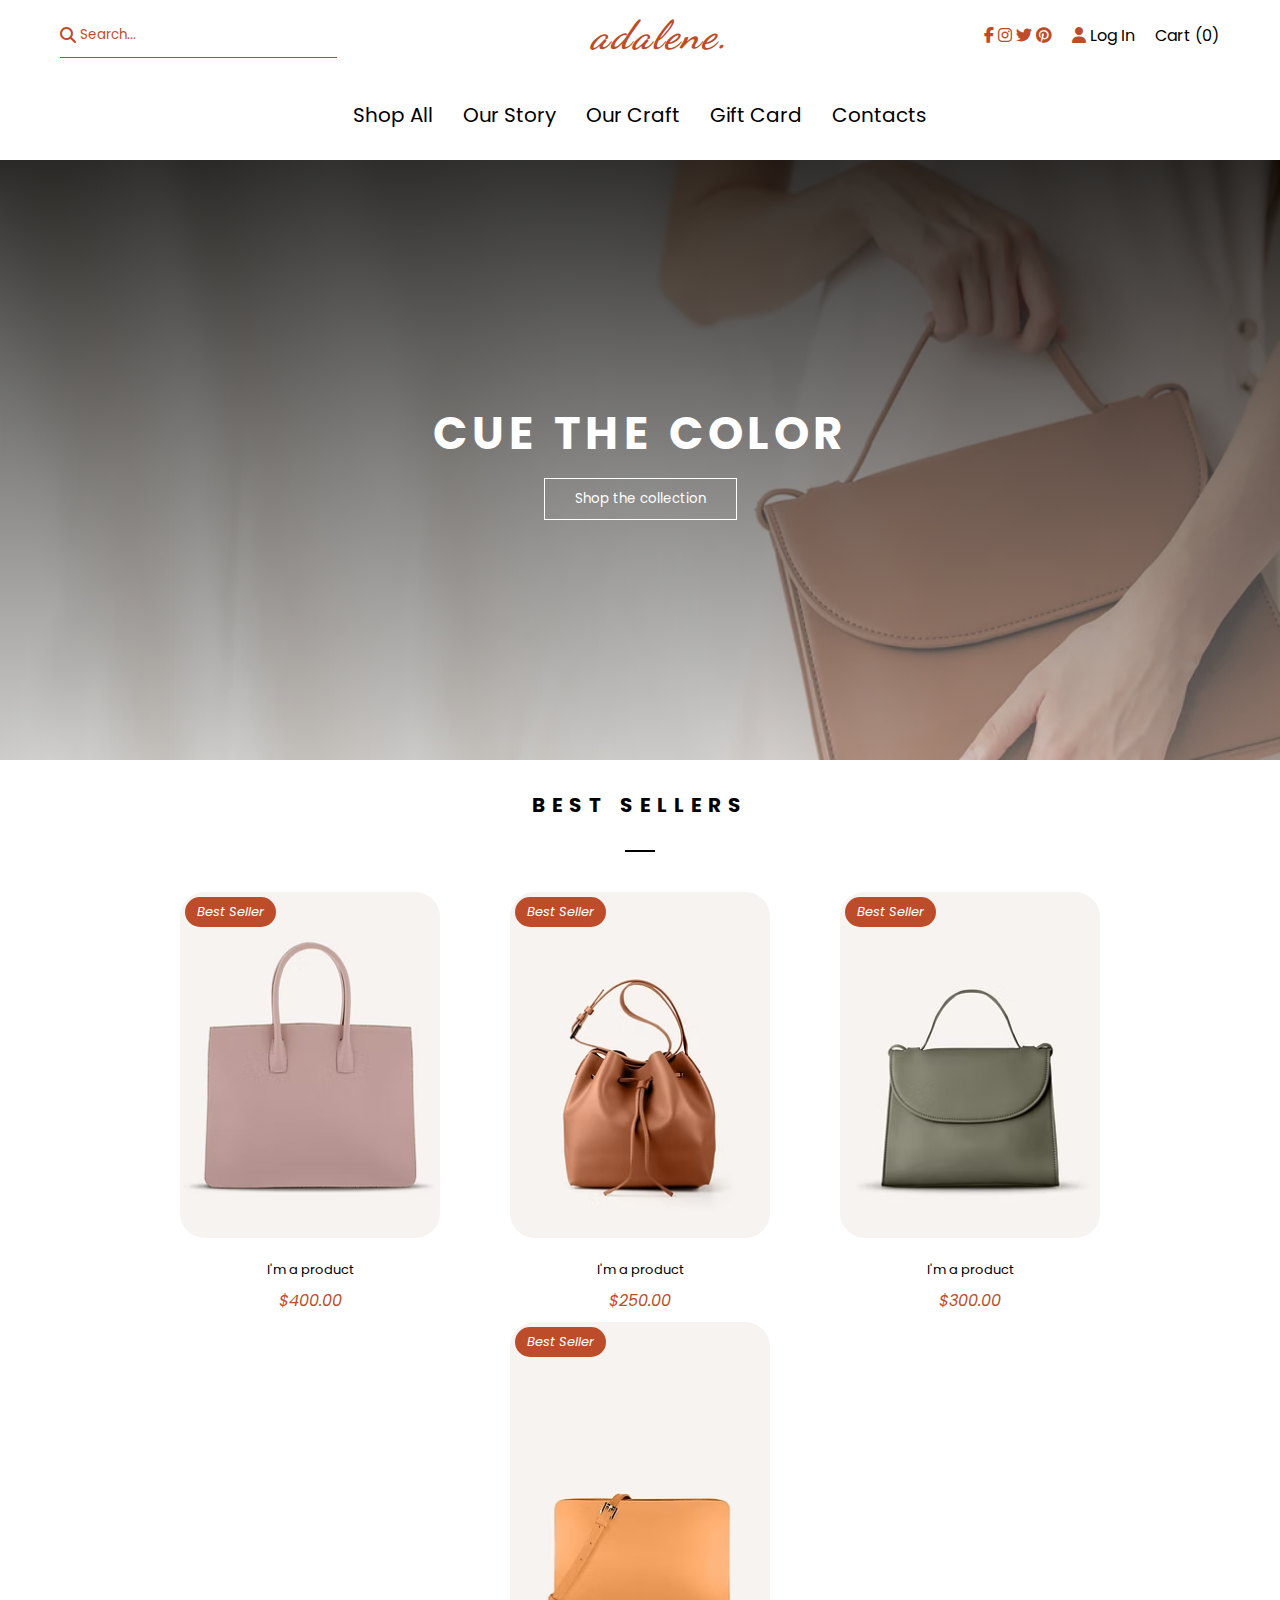
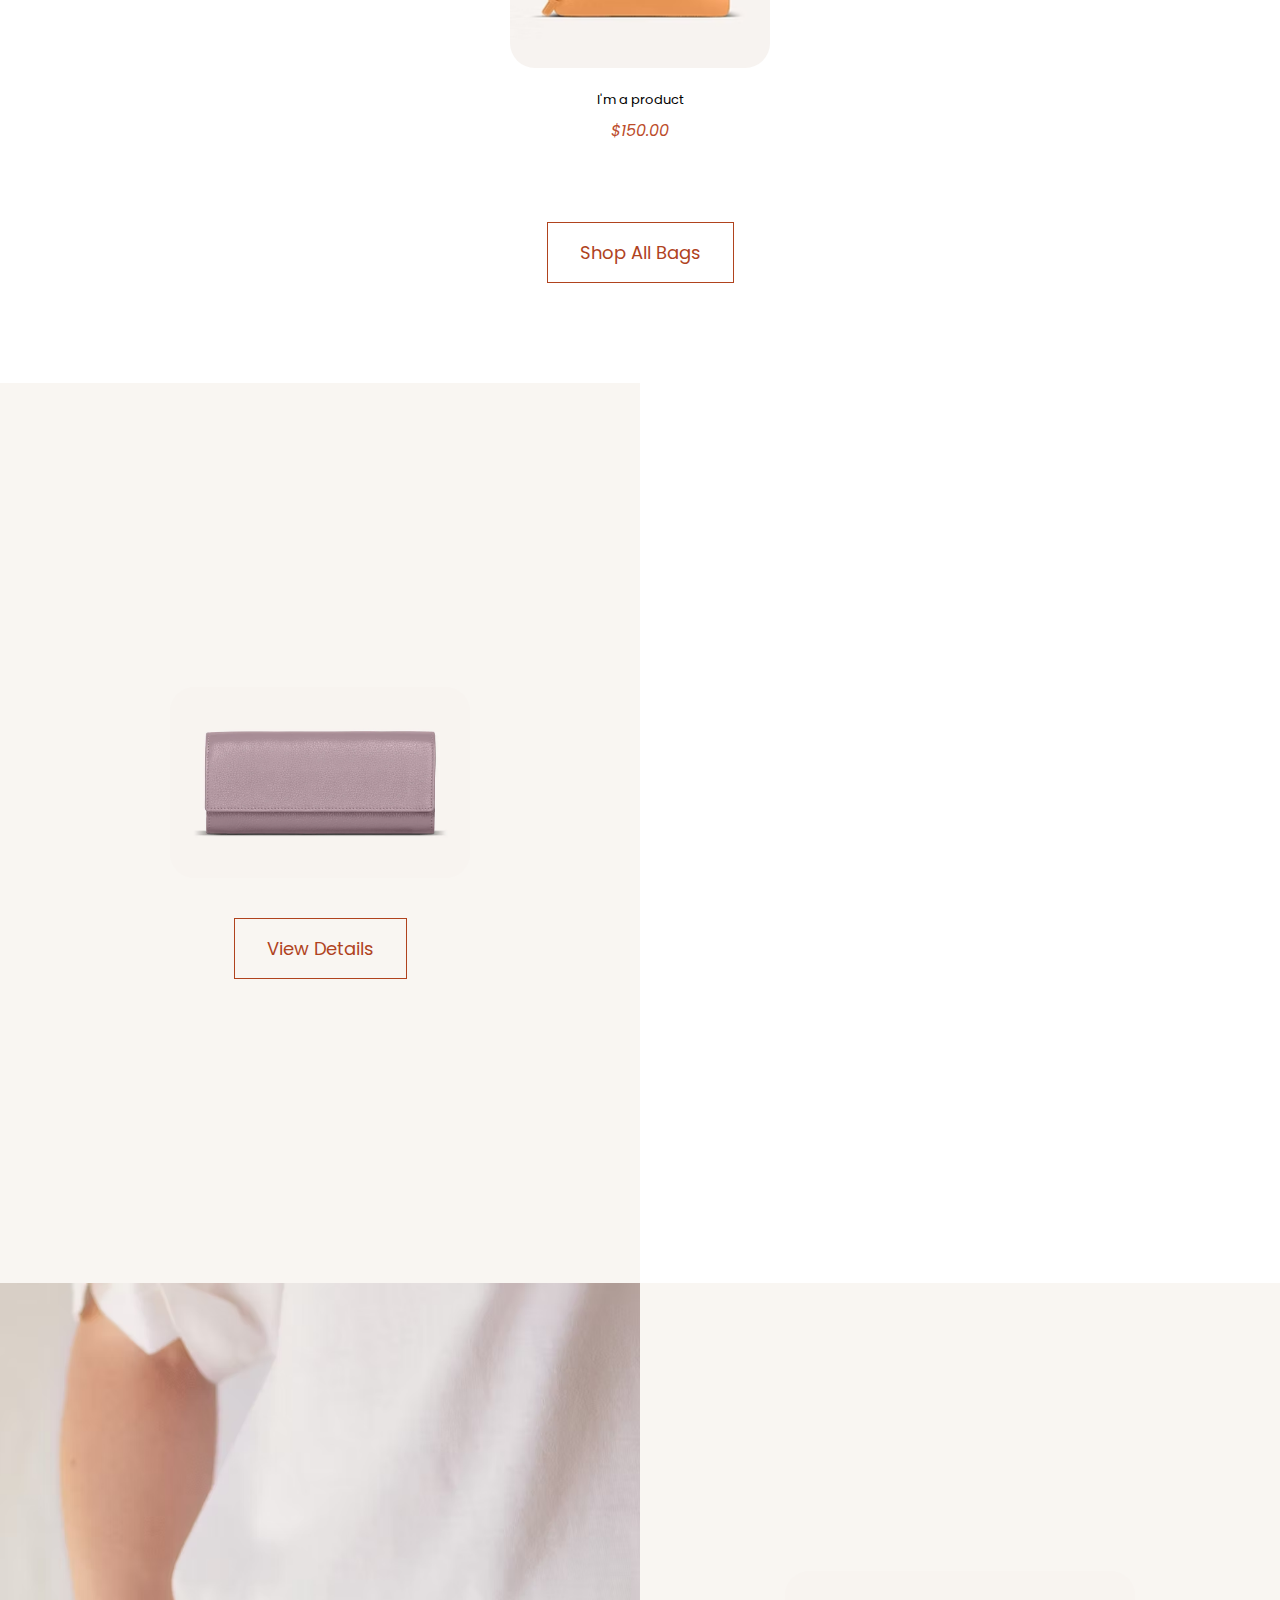
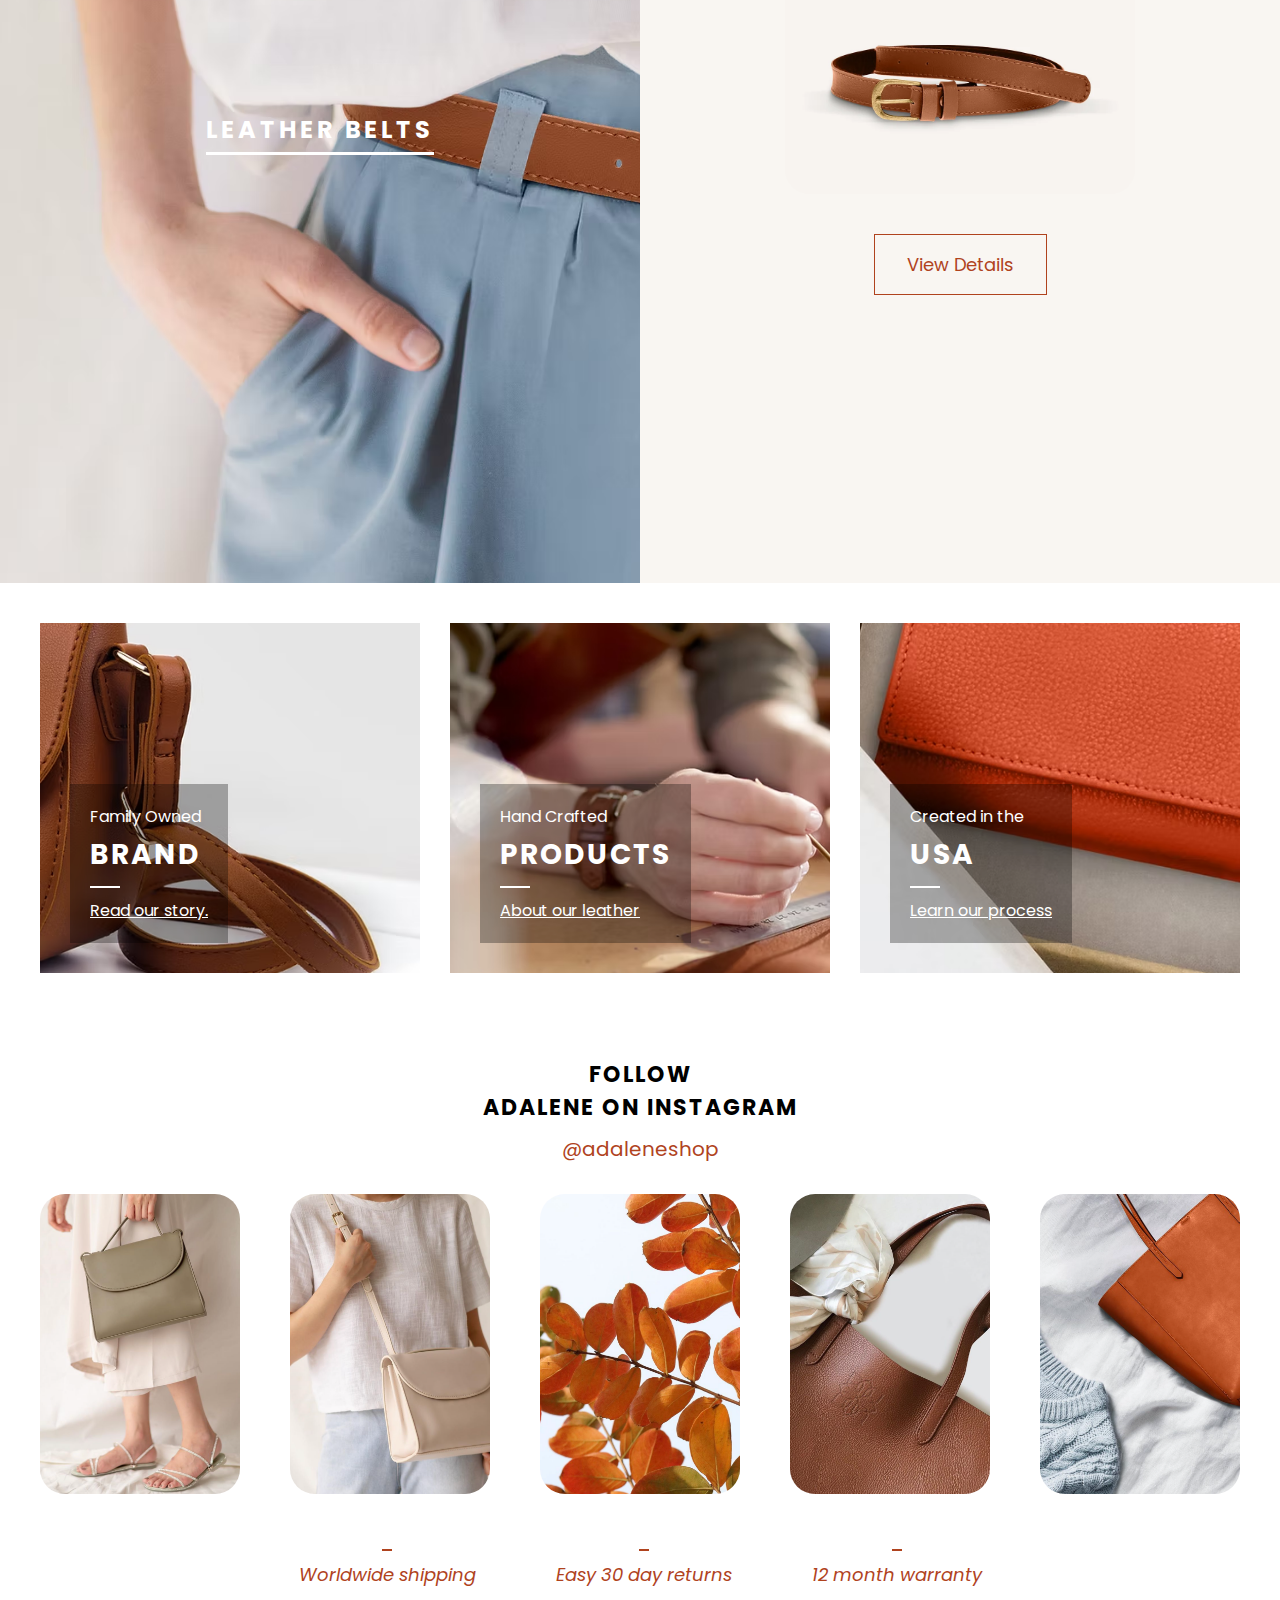
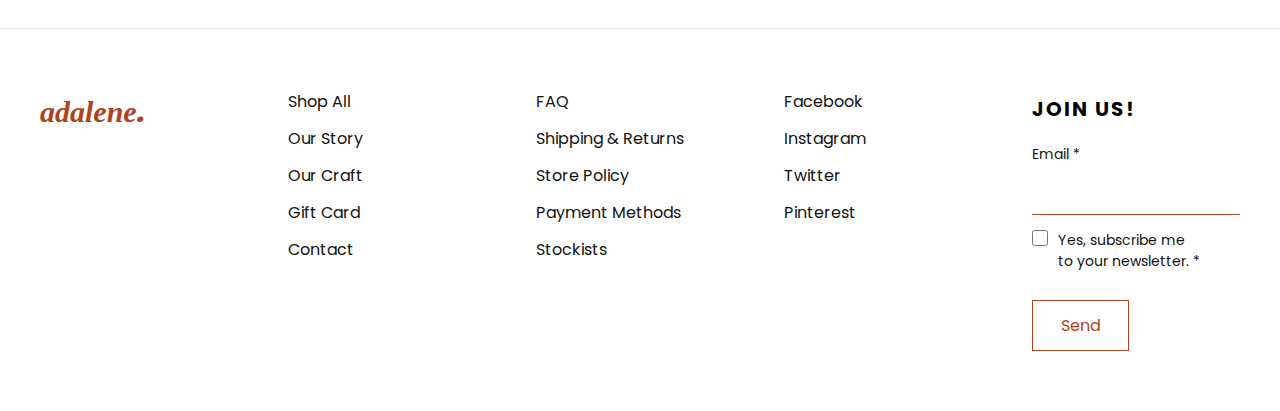
<file: index.html>
<!DOCTYPE html>
<html lang="en">
  <head>
    <meta charset="UTF-8" />
    <meta name="viewport" content="width=device-width, initial-scale=1.0" />
    <title>Document</title>
    <link rel="stylesheet" href="style.css" />
    <link
      rel="stylesheet"
      href="https://cdnjs.cloudflare.com/ajax/libs/font-awesome/6.7.2/css/all.min.css"
      integrity="sha512-Evv84Mr4kqVGRNSgIGL/F/aIDqQb7xQ2vcrdIwxfjThSH8CSR7PBEakCr51Ck+w+/U6swU2Im1vVX0SVk9ABhg=="
      crossorigin="anonymous"
      referrerpolicy="no-referrer"
    />
  </head>
  <body>
    <header>
      <div class="topArea">
        <div class="searchBar">
          <i class="fa-solid fa-magnifying-glass"></i>
          <input type="search" placeholder="Search..." />
        </div>

        <h1>adalene.</h1>
        <div class="rightSide">
          <div class="icons">
            <i class="fa-brands fa-facebook-f"></i>
            <i class="fa-brands fa-instagram"></i>
            <i class="fa-brands fa-twitter"></i>
            <i class="fa-brands fa-pinterest"></i>
          </div>
          <p><i class="fa-solid fa-user"></i> Log In</p>
          <p>Cart (0)</p>
        </div>
      </div>
      <ul>
        <li><a href="./shopall.html">Shop All</a></li>
        <li><a href="">Our Story</a></li>
        <li><a href="">Our Craft</a></li>
        <li><a href="./giftcard.html">Gift Card</a></li>
        <li><a href="">Contacts</a></li>
      </ul>
    </header>
    
      <section class="banner">
        <div class="texts">
          <h1>CUE THE COLOR</h1>
          <button>Shop the collection</button>
        </div>
      </section>
    
      <!-- მეორე სათაური -->
      <div class="title-container">
        <div class="title">BEST SELLERS</div>
        <div class="underline"></div>
      </div>

      <!-- ქარდები  თავის ბათონით-->
       
        <section class="Card-list">
        <div class="card">
          <div class="badge">Best Seller</div>
          <div class="zedamxare">
            <img src="./Bag-$400.avif" alt="">
          </div>
          <div class="qvedamxare">
            <div class="Product-name">I'm a product</div>
            <div class="Product-Price">$400.00</div>
          </div>          
        </div>

        <div class="card">
          <div class="badge">Best Seller</div>
          <div class="zedamxare">
            <img src="./Bag-$250.avif" alt="">
          </div>
          <div class="qvedamxare">
            <div class="Product-name">I'm a product</div>
            <div class="Product-Price">$250.00</div>
          </div>          
        </div>

        <div class="card">
          <div class="badge">Best Seller</div>
          <div class="zedamxare">
            <img src="./Bag-$300.avif" alt="">
          </div>
          <div class="qvedamxare">
            <div class="Product-name">I'm a product</div>
            <div class="Product-Price">$300.00</div>
          </div>          
        </div>

        <div class="card">
          <div class="badge">Best Seller</div>
          <div class="zedamxare">
            <img src="./Bag-$150.avif" alt="">
          </div>
          <div class="qvedamxare">
            <div class="Product-name">I'm a product</div>
            <div class="Product-Price">$150.00</div>
          </div>          
        </div> 
       </section>
       <!-- shop all bag button -->
        <div class="shopallbagcontainer">
          <button class="shopallbag">Shop All Bags</button>
        </div>

        <!-- საფულე -->
         <div class="safulecontainer">
          <!-- leftside -->
           <div class="leftsafule">
            <img src="./safule.webp" alt="">
            <button class="viewdetails">View Details</button>
           </div>
           <!-- rightside -->
          <div class="rightsafule">
            <div class="overlaytext">MINI LEATHER GOODS</div>
          </div>
         </div>

         <!-- ქამარი -->

         <div class="qamaricontainer">
          <!-- leftside -->
           <div class="leftqamari">
            <div class="LEATHERBELTS">LEATHER BELTS</div>
           </div>
           <!-- rightside -->
           <div class="rightqamari">
            <img src="./belt marjvena.webp" alt="">
            <div class="viewdetailsqamari">View Details</div>
           </div>
         </div>

         <!-- სამიანი -->
          <div class="feature-section">
            <div class="feature-box" style="background-image: url(./Family\ Owned.avif)"> 
              <div class="text">
                <p class="subtitle">Family Owned</p>
                <h2>BRAND</h2>
                <div class="line"></div>
                <a href="">Read our story.</a>
              </div>
            </div>

            <div class="feature-box" style="background-image: url(./Hand\ Crafted.avif)"> 
              <div class="text">
                <p class="subtitle">Hand Crafted</p>
                <h2>PRODUCTS</h2>
                <div class="line"></div>
                <a href="">About our leather</a>
              </div>
            </div>

            <div class="feature-box" style="background-image: url(./Created\ in\ the.avif)"> 
              <div class="text">
                <p class="subtitle">Created in the</p>
                <h2>USA</h2>
                <div class="line"></div>
                <a href="">Learn our process</a>
              </div>
            </div>
          </div>

          <!-- 5 iani -->

  <section class="instagram-section">
    
    <div class="instagramheader">
      <h2>FOLLOW <br>ADALENE ON INSTAGRAM</h2>
      <p class="handle">@adaleneshop</p>
    </div>

    <!-- Image Row -->
    <div class="image-row">
      <img src="./1.png" alt="1">
      <img src="./2.png" alt="2">
      <img src="./3.png" alt="3">
      <img src="./4.png" alt="4">
      <img src="./5.png" alt="5">
    </div>

    <!-- Bottom Info -->
    <div class="info-row">
      <div class="info-box">
        <div class="dash"></div>
        <p>Worldwide shipping</p>
      </div>
      <div class="info-box">
        <div class="dash"></div>
        <p>Easy 30 day returns</p>
      </div>
      <div class="info-box">
        <div class="dash"></div>
        <p>12 month warranty</p>
      </div>
    </div>
  </section>

  <!-- Footer -->
   <footer class="footer">
    <div class="footer-container">
      <!-- Brand -->
      <div class="footer-column logo">
        <h1>adalene<span>.</span></h1>
      </div>

      <!-- Column 1 -->
      <div class="footer-column">
        <ul>
          <li>Shop All</li>
          <li>Our Story</li>
          <li>Our Craft</li>
          <li>Gift Card</li>
          <li>Contact</li>
        </ul>
      </div>

      <!-- Column 2 -->
      <div class="footer-column">
        <ul>
          <li>FAQ</li>
          <li>Shipping & Returns</li>
          <li>Store Policy</li>
          <li>Payment Methods</li>
          <li>Stockists</li>
        </ul>
      </div>

      <!-- Column 3 -->
      <div class="footer-column">
        <ul>
          <li>Facebook</li>
          <li>Instagram</li>
          <li>Twitter</li>
          <li>Pinterest</li>
        </ul>
      </div>

      <!-- Subscribe -->
      <div class="footer-column subscribe">
        <h2>JOIN US!</h2>
        <form>
          <label for="email">Email *</label>
          <input type="email" id="email" name="email" required>
          <div class="checkbox-wrapper">
            <input type="checkbox" id="subscribe" name="subscribe">
            <label for="subscribe">Yes, subscribe me<br>to your newsletter. *</label>
          </div>
          <button type="submit">Send</button>
        </form>
      </div>
    </div>
  </footer>
                
  </body>
</html>
</file>
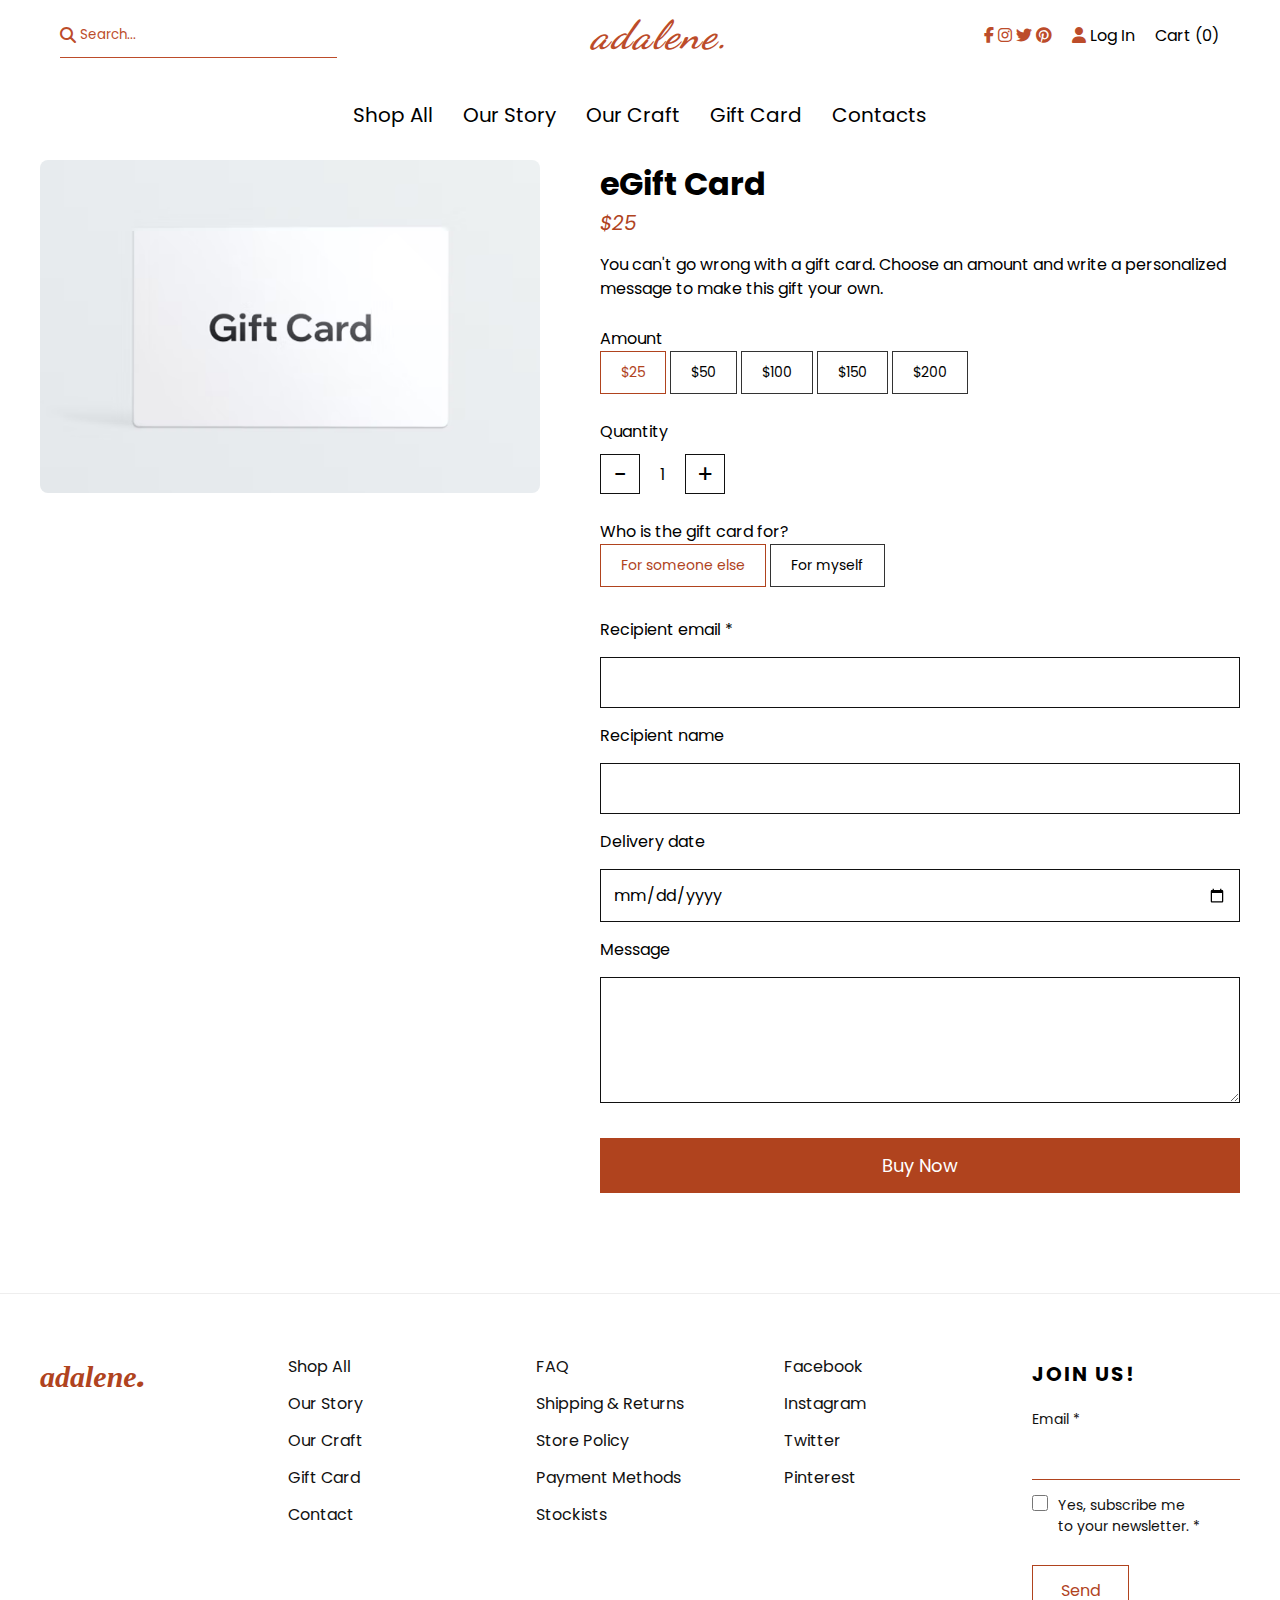
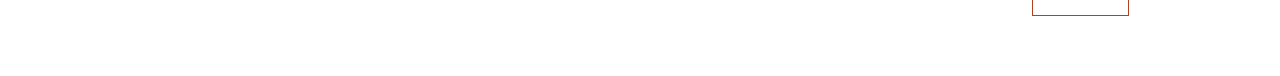
<file: giftcard.html>
<!DOCTYPE html>
<html lang="en">
<head>
    <meta charset="UTF-8">
    <meta name="viewport" content="width=device-width, initial-scale=1.0">
    <title>Document</title>
    <link rel="stylesheet" href="style.css">
    <link
      rel="stylesheet"
      href="https://cdnjs.cloudflare.com/ajax/libs/font-awesome/6.7.2/css/all.min.css"
      integrity="sha512-Evv84Mr4kqVGRNSgIGL/F/aIDqQb7xQ2vcrdIwxfjThSH8CSR7PBEakCr51Ck+w+/U6swU2Im1vVX0SVk9ABhg=="
      crossorigin="anonymous"
      referrerpolicy="no-referrer"
    />
</head>
<body>
    <header>
      <div class="topArea">
        <div class="searchBar">
          <i class="fa-solid fa-magnifying-glass"></i>
          <input type="search" placeholder="Search..." />
        </div>

        <a href="./index.html"><h1>adalene.</h1></a>
        <div class="rightSide">
          <div class="icons">
            <i class="fa-brands fa-facebook-f"></i>
            <i class="fa-brands fa-instagram"></i>
            <i class="fa-brands fa-twitter"></i>
            <i class="fa-brands fa-pinterest"></i>
          </div>
          <p><i class="fa-solid fa-user"></i> Log In</p>
          <p>Cart (0)</p>
        </div>
      </div>
      <ul>
        <li><a href="./shopall.html">Shop All</a></li>
        <li><a href="">Our Story</a></li>
        <li><a href="">Our Craft</a></li>
        <li><a href="./giftcard.html">Gift Card</a></li>
        <li><a href="">Contacts</a></li>
      </ul>
    </header>

    <div class="giftcard-container">
    <!-- Left Image -->
    <div class="giftcard-image">
      <img src="./gift card.avif" alt="Gift Card">
    </div>

    <!-- Right Details -->
    <div class="giftcard-details">
      <h1>eGift Card</h1>
      <p class="price-display">$25</p>
      <p class="description">
        You can't go wrong with a gift card. Choose an amount and write a personalized message to make this gift your own.
      </p>

      <!-- Amount Options -->
      <div class="section">
        <label>Amount</label>
        <div class="amount-options">
          <button class="active">$25</button>
          <button>$50</button>
          <button>$100</button>
          <button>$150</button>
          <button>$200</button>
        </div>
      </div>

      <!-- Quantity -->
      <div class="section">
        <label>Quantity</label>
        <div class="quantity-selector">
          <button>-</button>
          <span>1</span>
          <button>+</button>
        </div>
      </div>

      <!-- Gift For -->
      <div class="section">
        <label>Who is the gift card for?</label>
        <div class="recipient-options">
          <button class="active">For someone else</button>
          <button>For myself</button>
        </div>
      </div>

      <!-- Form -->
      <form class="gift-form">
        <label for="email">Recipient email *</label>
        <input type="email" id="email" required>

        <label for="name">Recipient name</label>
        <input type="text" id="name">

        <label for="date">Delivery date</label>
        <input type="date" id="date" value="">

        <label for="message">Message</label>
        <textarea id="message" rows="4"></textarea>

        <button type="submit" class="buy-button">Buy Now</button>
      </form>
    </div>
  </div>

    <!-- Footer -->
   <footer class="footer">
    <div class="footer-container">
      <!-- Brand -->
      <div class="footer-column logo">
        <h1>adalene<span>.</span></h1>
      </div>

      <!-- Column 1 -->
      <div class="footer-column">
        <ul>
          <li>Shop All</li>
          <li>Our Story</li>
          <li>Our Craft</li>
          <li>Gift Card</li>
          <li>Contact</li>
        </ul>
      </div>

      <!-- Column 2 -->
      <div class="footer-column">
        <ul>
          <li>FAQ</li>
          <li>Shipping & Returns</li>
          <li>Store Policy</li>
          <li>Payment Methods</li>
          <li>Stockists</li>
        </ul>
      </div>

      <!-- Column 3 -->
      <div class="footer-column">
        <ul>
          <li>Facebook</li>
          <li>Instagram</li>
          <li>Twitter</li>
          <li>Pinterest</li>
        </ul>
      </div>

      <!-- Subscribe -->
      <div class="footer-column subscribe">
        <h2>JOIN US!</h2>
        <form>
          <label for="email">Email *</label>
          <input type="email" id="email" name="email" required>
          <div class="checkbox-wrapper">
            <input type="checkbox" id="subscribe" name="subscribe">
            <label for="subscribe">Yes, subscribe me<br>to your newsletter. *</label>
          </div>
          <button type="submit">Send</button>
        </form>
      </div>
    </div>
  </footer>
    
</body>
</html>
</file>
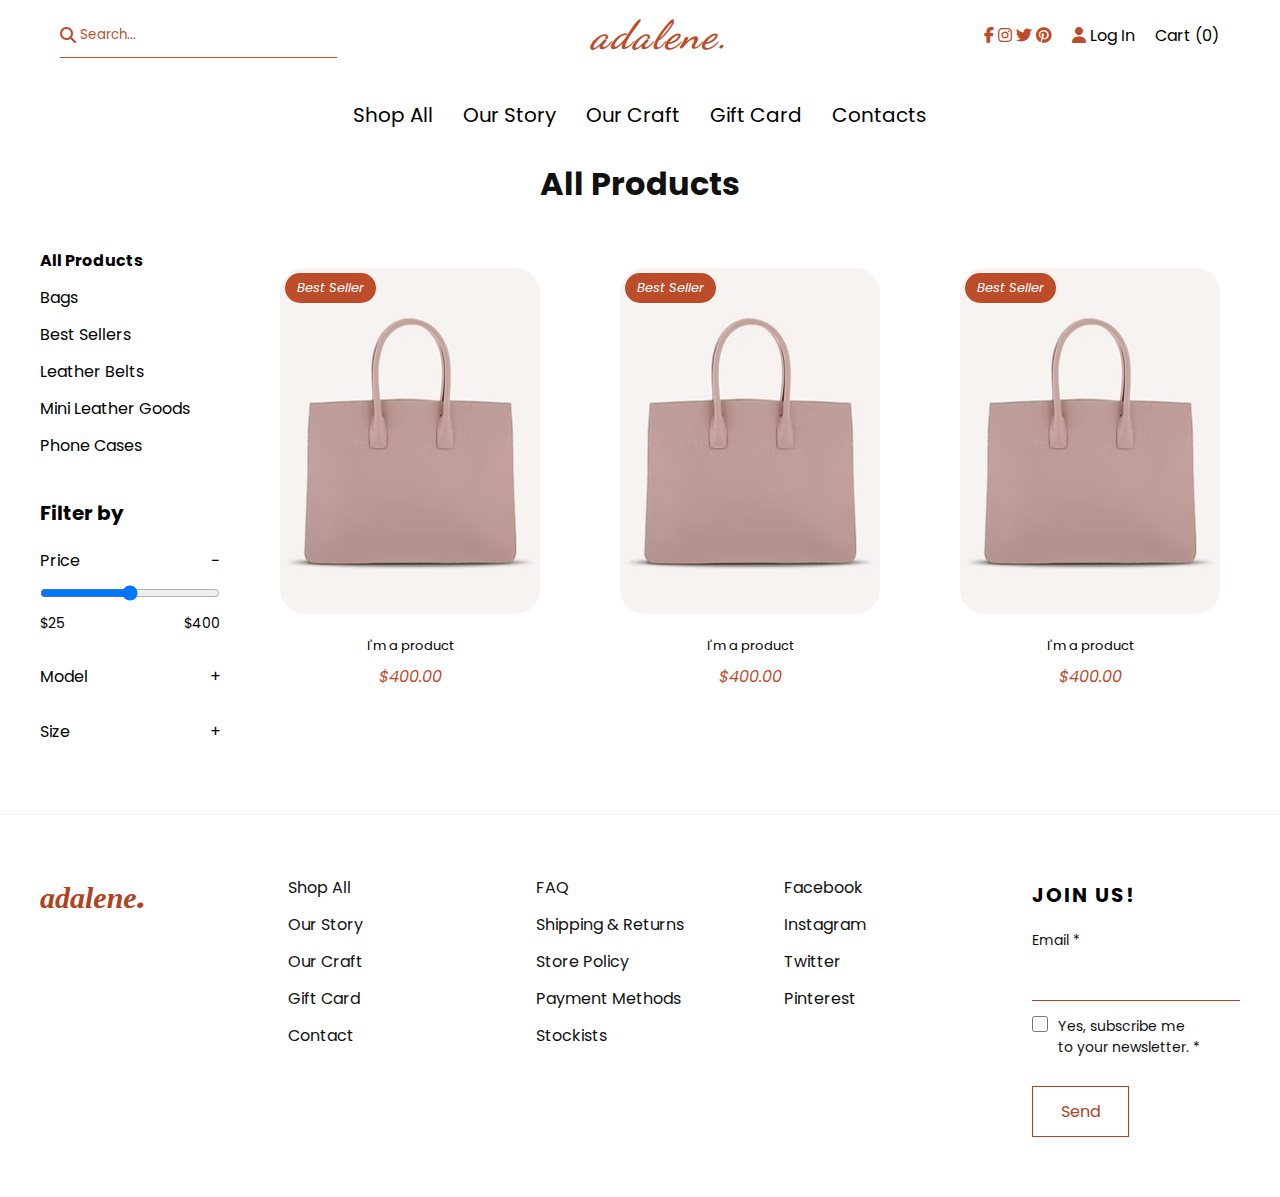
<file: shopall.html>
<!DOCTYPE html>
<html lang="en">
<head>
    <meta charset="UTF-8">
    <meta name="viewport" content="width=device-width, initial-scale=1.0">
    <title>Document</title>
    <link rel="stylesheet" href="./style.css">

    <link
      rel="stylesheet"
      href="https://cdnjs.cloudflare.com/ajax/libs/font-awesome/6.7.2/css/all.min.css"
      integrity="sha512-Evv84Mr4kqVGRNSgIGL/F/aIDqQb7xQ2vcrdIwxfjThSH8CSR7PBEakCr51Ck+w+/U6swU2Im1vVX0SVk9ABhg=="
      crossorigin="anonymous"
      referrerpolicy="no-referrer"
    />
    
</head>
<body>
    <header>
      <div class="topArea">
        <div class="searchBar">
          <i class="fa-solid fa-magnifying-glass"></i>
          <input type="search" placeholder="Search..." />
        </div>

        <a href="./index.html"><h1>adalene.</h1></a>
        <div class="rightSide">
          <div class="icons">
            <i class="fa-brands fa-facebook-f"></i>
            <i class="fa-brands fa-instagram"></i>
            <i class="fa-brands fa-twitter"></i>
            <i class="fa-brands fa-pinterest"></i>
          </div>
          <p><i class="fa-solid fa-user"></i> Log In</p>
          <p>Cart (0)</p>
        </div>
      </div>
      <ul>
        <li><a href="./shopall.html">Shop All</a></li>
        <li><a href="">Our Story</a></li>
        <li><a href="">Our Craft</a></li>
        <li><a href="./giftcard.html">Gift Card</a></li>
        <li><a href="">Contacts</a></li>
      </ul>
    </header>

    <h1 class="page-title">All Products</h1>

    <div class="shopallcontainer">
        <!-- Sidebar -->
    <aside class="sidebar">
      <ul class="nav">
        <li class="active">All Products</li>
        <li>Bags</li>
        <li>Best Sellers</li>
        <li>Leather Belts</li>
        <li>Mini Leather Goods</li>
        <li>Phone Cases</li>
      </ul>

      <div class="filters">
        <h3>Filter by</h3>
        <div class="filter-group">
          <label class="filter-label">Price <span>−</span></label>
          <input type="range" min="25" max="400">
          <div class="price-range">
            <span>$25</span>
            <span>$400</span>
          </div>
        </div>

        <div class="filter-group">
          <label class="filter-label">Model <span>+</span></label>
        </div>

        <div class="filter-group">
          <label class="filter-label">Size <span>+</span></label>
        </div>
      </div>
    </aside>

    <!-- product -->
     <!-- am divebs gavuketo erti mshobeli da flex wrapi wrapi ro blomad chaiyaros -->
        <div class="card">
          <div class="badge">Best Seller</div>
          <div class="zedamxare">
            <img src="./Bag-$400.avif" alt="">
          </div>
          <div class="qvedamxare">
            <div class="Product-name">I'm a product</div>
            <div class="Product-Price">$400.00</div>
          </div>          
        </div>

        <div class="card">
          <div class="badge">Best Seller</div>
          <div class="zedamxare">
            <img src="./Bag-$400.avif" alt="">
          </div>
          <div class="qvedamxare">
            <div class="Product-name">I'm a product</div>
            <div class="Product-Price">$400.00</div>
          </div>          
        </div>

        <div class="card">
          <div class="badge">Best Seller</div>
          <div class="zedamxare">
            <img src="./Bag-$400.avif" alt="">
          </div>
          <div class="qvedamxare">
            <div class="Product-name">I'm a product</div>
            <div class="Product-Price">$400.00</div>
          </div>          
        </div>
    </div>
    
    <!-- Footer -->
   <footer class="footer">
    <div class="footer-container">
      <!-- Brand -->
      <div class="footer-column logo">
        <h1>adalene<span>.</span></h1>
      </div>

      <!-- Column 1 -->
      <div class="footer-column">
        <ul>
          <li>Shop All</li>
          <li>Our Story</li>
          <li>Our Craft</li>
          <li>Gift Card</li>
          <li>Contact</li>
        </ul>
      </div>

      <!-- Column 2 -->
      <div class="footer-column">
        <ul>
          <li>FAQ</li>
          <li>Shipping & Returns</li>
          <li>Store Policy</li>
          <li>Payment Methods</li>
          <li>Stockists</li>
        </ul>
      </div>

      <!-- Column 3 -->
      <div class="footer-column">
        <ul>
          <li>Facebook</li>
          <li>Instagram</li>
          <li>Twitter</li>
          <li>Pinterest</li>
        </ul>
      </div>

      <!-- Subscribe -->
      <div class="footer-column subscribe">
        <h2>JOIN US!</h2>
        <form>
          <label for="email">Email *</label>
          <input type="email" id="email" name="email" required>
          <div class="checkbox-wrapper">
            <input type="checkbox" id="subscribe" name="subscribe">
            <label for="subscribe">Yes, subscribe me<br>to your newsletter. *</label>
          </div>
          <button type="submit">Send</button>
        </form>
      </div>
    </div>
  </footer>
    
</body>
</html>
</file>
<file: style.css>
@import url("https://fonts.googleapis.com/css2?family=Dancing+Script:wght@400..700&family=Poppins:ital,wght@0,100;0,200;0,300;0,400;0,500;0,600;0,700;0,800;0,900;1,100;1,200;1,300;1,400;1,500;1,600;1,700;1,800;1,900&display=swap");

* {
  margin: 0;
  padding: 0;
  box-sizing: border-box;
  font-family: "Poppins", sans-serif;
}

/* header start */

.topArea {
  display: flex;
  justify-content: space-between;
  align-items: center;
  padding: 0 60px;
  height: 70px;
}

.topArea input {
  border: none;
  border-bottom: 1px solid #bc4c2a;
  outline: none;
  height: 45px;
  padding-left: 20px;
}

.topArea input::placeholder {
  color: #bc4c2a;
}

.topArea h1 {
  color: #bc4c2a;
  font-family: "Dancing Script", cursive;
  font-style: italic;
  font-size: 40px;
  letter-spacing: 2px;
}

.searchBar {
  position: relative;
}

.searchBar i {
  position: absolute;
  bottom: 15px;
  color: #bc4c2a;
}

.rightSide {
  display: flex;
  gap: 20px;
  align-items: center;
}

.rightSide i {
  color: #bc4c2a;
}

header ul {
  display: flex;
  justify-content: center;
  list-style: none;
  gap: 30px;
  margin: 30px 0;
}

ul a {
  text-decoration: none;
  color: black;
  font-size: 20px;
}


/* header ended */


.banner {
    height: 600px;
    background-image: url("banner.webp");
    background-attachment: fixed;
    background-size: cover;
    display: flex;
    justify-content: center;
    align-items: center;
    position: relative;
}

.banner::after {
    content: "";
    width: 100%;
    height: 100%;
    position: absolute;
    background: #a8a8a85f;
    background: linear-gradient(0deg, rgba(168, 168, 168, 0.5) 0%, rgba(82, 82, 82, 0.7) 50%, rgba(0, 0, 0, 0.8) 100%);
    
}


.banner .texts {
    text-align: center;
    z-index: 1;
}

.texts h1 {
    font-size: 45px;
    letter-spacing: 5px;
    margin-bottom: 10px;
    color: white;
}

.texts button {
    background-color: transparent;
    border: 1px solid white;
    padding: 10px 30px;
    color: white;
    cursor: pointer;
}

/* მეორე სათაური */

.title-container {
  text-align: center;
}

.title {
  font-weight: bold;
  font-size: 20px;
  letter-spacing: 7px;
  margin: 30px;

}

.underline {
  width: 30px;
  height: 2px;
  margin: 10px auto 0;
  background-color: black;
}

/* ქარდები  თავის ბათონით */

.Card-list {
  display: flex;
  flex-wrap: wrap;
  gap: 30px;
  justify-content: center;
  padding: 20px;
}

.card {
  border-radius: 20px;
  padding: 20px;
  position: relative;
  width: 300px;
  height: 400px;
  flex: 0 0 auto;
}

.badge {
  position: absolute;
  top: 25px;
  left: 25px;
  background-color: #BC4C2A;
  color: white;
  padding: 5px 12px;
  border-radius: 999px;
  font-size: 13px;
  font-style: italic;
}



img {
  width: 100%;
  height: auto;
  border-radius: 25px;
  margin-bottom: 15px;
}

.qvedamxare {
  text-align: center;
}

.Product-name {
  font-size: 13px;
  margin: 0 0 8px;
}

.Product-Price {
  color: #bc4c2a;
  font-style: italic;
}

/* shop all bag button */

.shopallbag {
  padding: 16px 32px;
  border: 1px solid #b0431e; 
  background-color: transparent;
  color: #b0431e;
  font-size: 18px;
  cursor: pointer;
  transition: background-color 0.3s ease;
  
}

.shopallbag:hover {
  background-color: #b0431e;
  color: white;
}

.shopallbagcontainer{
  text-align: center;
  margin: 100px;
}

/* საფულე */
.safulecontainer{
  display: flex;
  width: 100%;
  height: 100vh;
}

/* leftside */

.leftsafule {
  flex: 1;
  background-color: #f9f6f2;
  display: flex;
  flex-direction: column;
  align-items: center;
  justify-content: center;
}

.leftsafule img {
  width: 300px;
  margin-bottom: 40px;
}

.viewdetails {
  padding: 16px 32px;
  font-size: 18px;
  color: #b0431e;
  border: 1px solid #b0431e;
  background-color: transparent;
  cursor: pointer;
  transition: background-color 0.3s ease;
}

.viewdetails:hover {
  background-color: #f8eae4;
}

/* rightside */

.rightsafule {
  flex: 1;
  background: url('./safule2.avif') no-repeat center center / cover;
  position: relative;
  display: flex;
  align-items: center;
  justify-content: center;
  background-attachment: fixed;  
}


.overlaytext {
  color: white;
  font-size: 24px;
  letter-spacing: 4px;
  font-weight: bold;
  border-bottom: 3px solid white;
  padding-bottom: 5px;
}



/* ქამარი */

.qamaricontainer {
  display: flex;
  width: 100%;
  height: 100vh;
}

.leftqamari {
  flex: 1;
  background: url('./belt\ marcxena.avif') no-repeat center center / cover;
  display: flex;
  align-items: center;
  justify-content: center;
  position: relative;
}

.LEATHERBELTS {
  color: white;
  font-size: 24px;
  font-weight: bold;
  letter-spacing: 4px;
  border-bottom: 3px solid white;
  padding-bottom: 5px;
}


.rightqamari {
  flex: 1;
  background-color: #f9f6f2;
  display: flex;
  flex-direction: column;
  align-items: center;
  justify-content: center;
}

.rightqamari img {
  width: 350px;
  margin-bottom: 40px;
}

.viewdetailsqamari {
  padding: 16px 32px;
  font-size: 18px;
  color: #b0431e;
  border: 1px solid #b0431e;
  background-color: transparent;
  cursor: pointer;
  transition: background-color 0.3s ease;
}

.viewdetailsqamari:hover {
  background-color: #f8eae4;
}

/* სამიანი */

.feature-section {
  display: flex;
  justify-content: space-around;
  gap: 30px;
  padding: 40px;
}

.feature-box {
  width: 400px;
  height: 350px;
  background-size: cover;
  background-position: center;
  position: relative;
  display: flex;
  align-items: flex-end;
  color: white;
  text-align: left;
  padding: 30px;
}

.text {
  background: rgba(0, 0, 0, 0.3); 
  padding: 20px;
}



h2 {
  font-size: 28px;
  font-weight: bold;
  letter-spacing: 2px;
  margin: 5px 0;
}

.line {
  width: 30px;
  height: 2px;
  background-color: white;
  margin: 10px 0;
}

a {
  color: white;
  text-decoration: underline;
  font-size: 16px;
  transition: opacity 0.3s ease;
}

a:hover {
  opacity: 0.8;
}


/* 5 iani */

.instagram-section {
  text-align: center;
  padding: 40px 20px;
}

.instagramheader h2 {
  font-size: 22px;
  letter-spacing: 2px;
  font-weight: bold;
  
}

.handle {
  color: #b0431e;
  font-size: 20px;
  margin-top: 10px;
}

.image-row {
  display: flex;
  justify-content: center;
  flex-wrap: wrap;
  margin: 30px auto;
  max-width: 1200px;
  justify-content: space-between;
  
}

.image-row img {
  width: 16.66%; 
  object-fit: cover;
  height: 300px;
}

.info-row {
  display: flex;
  justify-content: center;
  gap: 80px;
  margin-top: 40px;
  flex-wrap: wrap;
}

.info-box {
  text-align: center;
  color: #b0431e;
}

.info-box .dash {
  width: 10px;
  height: 2px;
  background-color: #b0431e;
  margin: 0 auto 10px;
}

.info-box p {
  font-size: 18px;
  font-style: italic;
}

/* footer */
.footer {
  background-color: #fff;
  padding: 60px 40px;
  border-top: 1px solid #eee;
}

.footer-container {
  display: flex;
  flex-wrap: wrap;
  justify-content: space-between;
  gap: 40px;
  max-width: 1300px;
  margin: 0 auto;
}

.footer-column {
  flex: 1;
  min-width: 150px;
}

.footer-column ul {
  list-style: none;
  padding: 0;
  margin: 0;
}

.footer-column ul li {
  margin-bottom: 12px;
  font-size: 16px;
  color: #111;
  cursor: pointer;
}

.logo h1 {
  font-family: serif;
  font-style: italic;
  font-size: 30px;
  color: #b0431e;
}

.logo span {
  color: #b0431e;
}

.subscribe h2 {
  font-size: 20px;
  letter-spacing: 2px;
  font-weight: bold;
  margin-bottom: 20px;
}

.subscribe label {
  display: block;
  font-size: 14px;
  margin-bottom: 8px;
  color: #111;
}

.subscribe input[type="email"] {
  width: 100%;
  border: none;
  border-bottom: 1px solid #b0431e;
  padding: 8px 4px;
  font-size: 16px;
  margin-bottom: 15px;
  background-color: transparent;
  outline: none;
}

.checkbox-wrapper {
  display: flex;
  align-items: flex-start;
  gap: 10px;
  margin-bottom: 20px;
}

.checkbox-wrapper input[type="checkbox"] {
  width: 16px;
  height: 16px;
  border: 1px solid #b0431e;
}

.checkbox-wrapper label {
  font-size: 14px;
  color: #111;
}

.subscribe button {
  padding: 12px 28px;
  border: 1px solid #b0431e;
  background-color: transparent;
  color: #b0431e;
  font-size: 16px;
  cursor: pointer;
  transition: background-color 0.3s ease;
}

.subscribe button:hover {
  background-color: #f8eae4;
}


/* shop all page */

.page-title {
  font-size: 32px;
  font-weight: bold;
  color: #111;
  text-align: center;
}

/* საიდბარი */

.shopallcontainer {
  display: flex;
  padding: 40px;
  gap: 40px;
}



.sidebar {
  width: 220px;
}

.nav {
  list-style: none;
  padding: 0;
  margin: 0 0 40px;
}

.nav li {
  margin-bottom: 12px;
  font-size: 16px;
  cursor: pointer;
}

.nav li.active {
  font-weight: bold;
}

.filters h3 {
  font-size: 20px;
  margin-bottom: 20px;
}

.filter-group {
  margin-bottom: 30px;
}

.filter-label {
  display: flex;
  justify-content: space-between;
  font-size: 16px;
  margin-bottom: 10px;
}

input[type="range"] {
  width: 100%;
}

.price-range {
  display: flex;
  justify-content: space-between;
  font-size: 14px;
  margin-top: 5px;
}


/* giftcard */

.giftcard-container {
  display: flex;
  gap: 60px;
  flex-wrap: wrap;
  max-width: 1200px;
  margin: 0 auto;
}

.giftcard-image img {
  max-width: 500px;
  width: 100%;
  border-radius: 8px;
}

.giftcard-details {
  flex: 1;
  min-width: 300px;
}

.price-display {
  font-style: italic;
  color: #b0431e;
  font-size: 20px;
  margin-bottom: 15px;
}

.description {
  margin-bottom: 25px;
  line-height: 1.5;
}

.section {
  margin-bottom: 25px;
}



.amount-options button,
.recipient-options button {
  padding: 10px 20px;
  border: 1px solid #333;
  background: #fff;
  cursor: pointer;
  font-size: 14px;
}

.amount-options .active,
.recipient-options .active {
  border: 1px solid #b0431e;
  color: #b0431e;
}

.quantity-selector {
  display: flex;
  align-items: center;
  gap: 20px;
  margin-top: 10px;
}

.quantity-selector button {
  width: 40px;
  height: 40px;
  font-size: 24px;
  border: 1px solid #111;
  background: transparent;
  cursor: pointer;
}

.gift-form {
  display: flex;
  flex-direction: column;
  gap: 15px;
  margin-top: 30px;
}

.gift-form input,
.gift-form textarea {
  padding: 12px;
  font-size: 16px;
  border: 1px solid #111;
  width: 100%;
}

.buy-button {
  background-color: #b0431e;
  color: white;
  font-size: 18px;
  padding: 14px;
  border: none;
  cursor: pointer;
  margin-top: 20px;
  transition:  0.3s;
  margin-bottom: 100px;
}

.buy-button:hover {
  background-color: #8e2e11;
}


/* responsivi tableti 768px */
@media (max-width: 768px) {
  .topArea {
    flex-direction: column;
    gap: 10px;
    padding: 10px 20px;
    height: auto;
  }

  .topArea h1 {
    font-size: 30px;
  }

  header ul {
    flex-direction: column;
    gap: 10px;
    text-align: center;
  }

  .shopallcontainer,
  .giftcard-container,
  .safulecontainer,
  .qamaricontainer,
  .feature-section {
    flex-direction: column;
    align-items: center;
    gap: 40px;
    height: auto;
    padding: 0 20px;
  }

  .giftcard-image img,
  .rightqamari img,
  .leftsafule img {
    width: 80%;
  }

  .feature-box {
    width: 100%;
    height: 300px;
  }

  .image-row img {
    width: 48%;
    height: 200px;
  }

  .info-row {
    gap: 40px;
  }

  .footer-container {
    flex-direction: column;
    align-items: center;
    gap: 30px;
  }

  .sidebar {
    width: 100%;
  }

  .giftcard-details {
    width: 100%;
    padding: 0 10px;
  }

  .amount-options,
  .recipient-options {
    flex-wrap: wrap;
    gap: 8px;
  }
}
 
/* amit pirvel gverdze gasworda chantebis sia */
@media (max-width: 768px) {
  .card {
    width: 45%;
    height: auto;
  }

  .Product-name,
  .Product-Price {
    font-size: 14px;
  }
}

/* safule */
@media (max-width: 768px) {
  .rightsafule {
    background-attachment: scroll; 
    min-height: 300px;
    padding: 40px 20px;
    width: 100%;
  }

  .overlaytext {
    font-size: 20px;
    letter-spacing: 2px;
    border-bottom-width: 2px;
  }
}

/* ქამარი */

@media (max-width: 768px) {
  .qamaricontainer {
    flex-direction: column;
    height: auto;
  }

  .leftqamari {
    height: 300px;
    background-attachment: scroll;
    background-position: center;
    background-size: cover;
    padding: 40px 20px;
    width: 100%;
    margin-top: 15px;
  }

  .LEATHERBELTS {
    font-size: 20px;
    letter-spacing: 2px;
    border-bottom-width: 2px;
    text-align: center;
  }

  .rightqamari img {
    width: 100%;
    /* max-width: 300px; */
    margin: 50px;
  }

  .viewdetailsqamari {
    font-size: 16px;
    padding: 12px 24px;
    margin-bottom: 50px
  }
}





/* mobile 425px */

@media (max-width: 425px) {
  .topArea {
    padding: 10px;
  }

  .topArea h1 {
    font-size: 26px;
  }

  .searchBar input {
    width: 100%;
  }

  .banner .texts h1 {
    font-size: 22px;
    letter-spacing: 2px;
  }

  .texts button {
    font-size: 14px;
    padding: 8px 20px;
  }

  .title {
    font-size: 16px;
    letter-spacing: 3px;
  }

  .card {
    width: 90%;
    height: auto;
  }

  .image-row img {
    width: 100%;
    height: 180px;
    margin-bottom: 10px;
  }

  .info-row {
    flex-direction: column;
    gap: 20px;
  }

  .giftcard-image img {
    width: 100%;
  }

  .giftcard-details {
    padding: 0 10px;
  }

  .gift-form input,
  .gift-form textarea {
    font-size: 14px;
  }

  .amount-options button,
  .recipient-options button {
    flex: 1 1 45%;
    padding: 8px 12px;
    font-size: 13px;
  }

  .quantity-selector {
    gap: 10px;
  }

  .buy-button {
    font-size: 16px;
    padding: 12px;
  }

  .footer-column {
    text-align: center;
  }
}
/* amit pirvel gverdze gasworda chantebis sia */
@media (max-width: 425px) {
  .Card-list {
    flex-direction: column;
    align-items: center;
  }

  .card {
    width: 90%;
    height: auto;
  }

  .badge {
    font-size: 12px;
    padding: 4px 10px;
  }

  .Product-name,
  .Product-Price {
    font-size: 15px;
  }
}

/* safule */
@media (max-width: 425px) {
  .rightsafule {
    min-height: 250px;
    padding: 30px 15px;
    background-position: center center;
    width: 100%;
  }

  .overlaytext {
    font-size: 16px;
    text-align: center;
    letter-spacing: 1px;
    border-bottom-width: 1px;
  }
}

/* ქამარი */
@media (max-width: 425px) {
  .leftqamari {
    height: 250px;
    padding: 30px 15px;
    width: 100%;
    margin-top: 15px;
  }

  .LEATHERBELTS {
    font-size: 16px;
    letter-spacing: 1px;
    border-bottom-width: 1px;
    
  }

  .rightqamari img {
    width: 100%;
    margin: 50px;
  }

  .viewdetailsqamari {
    font-size: 14px;
    padding: 10px 20px;
    margin-bottom: 50px;
  }
}
</file>
